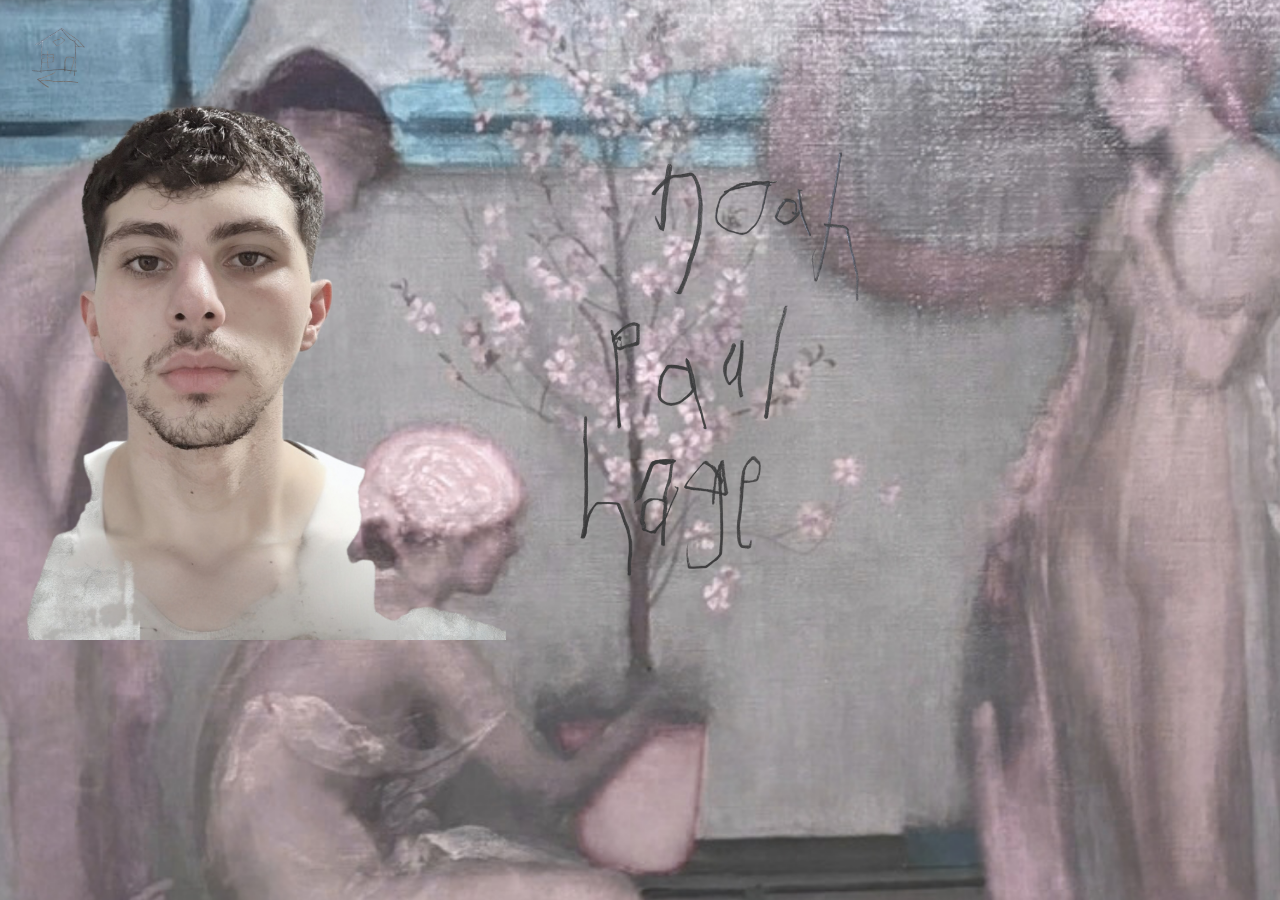
<file: aboutme/index.html>
<!doctype html>
<html lang="en">
  <head>
    <meta charset="UTF-8" />
    <meta name="viewport" content="width=device-width, initial-scale=1" />
    <meta name="description" content="About Noah Paul Hage." />
    <title>About — Noah Paul Hage</title>
    <link rel="icon" href="../favicon-bridgeig.png" type="image/png" sizes="512x512" />
    <link rel="shortcut icon" href="../favicon-bridgeig.png" type="image/png" />
    <link rel="apple-touch-icon" href="../favicon-bridgeig.png" />
    <link rel="stylesheet" href="about.css" />
  </head>
  <body>
    <main class="about-scene" aria-label="About Noah Paul Hage">
      <img class="about-scene__background" src="../images/about/about-me-background.png" alt="" aria-hidden="true" />

      <button class="about-portrait" type="button" aria-haspopup="dialog" aria-controls="about-card" aria-expanded="false">
        <img src="../images/about/noah-face.png" alt="Portrait of Noah Paul Hage with handwritten name" />
      </button>

      <a class="about-home" href="../" aria-label="Return to homepage" data-page-link>
        <img src="../images/return-home-button.png" alt="" />
      </a>

      <div class="about-card-layer" data-card-layer hidden>
        <section class="about-card" id="about-card" role="dialog" aria-modal="true" aria-labelledby="about-card-name" tabindex="-1">
          <button class="about-card__close" type="button" aria-label="Close about card">×</button>
          <div class="about-card__content" data-about-card></div>
        </section>
      </div>
    </main>
    <script src="about-data.js"></script>
    <script src="about.js"></script>
    <script src="../site-transition.js"></script>
  </body>
</html>
</file>
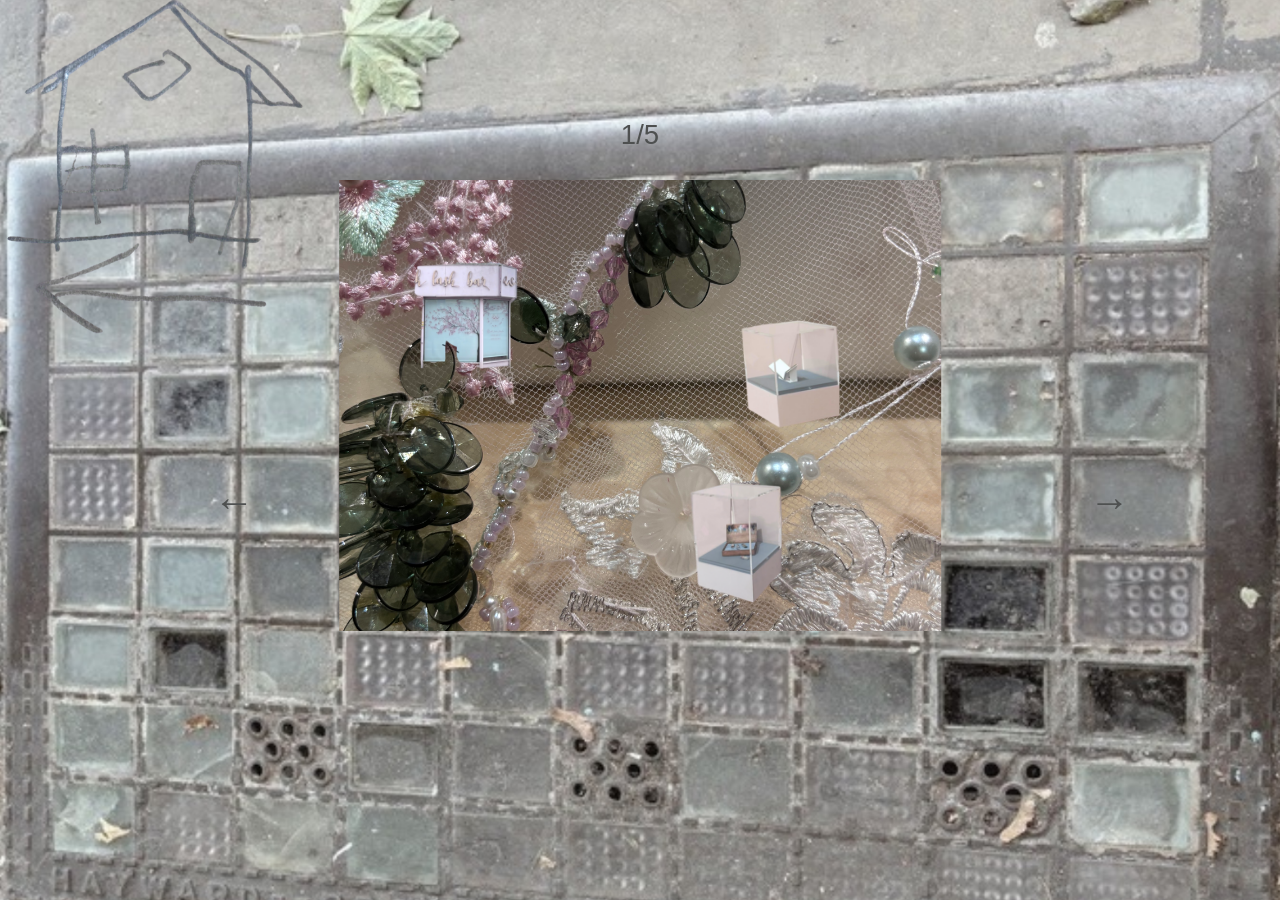
<file: embroidery/index.html>
<!doctype html>
<html lang="en">
  <head>
    <meta charset="UTF-8" />
    <meta name="viewport" content="width=device-width, initial-scale=1" />
    <meta name="description" content="Embroidery by Noah Paul Hage." />
    <title>Embroidery — Noah Paul Hage</title>
    <link rel="icon" href="../favicon-bridgeig.png" type="image/png" sizes="512x512" />
    <link rel="shortcut icon" href="../favicon-bridgeig.png" type="image/png" />
    <link rel="apple-touch-icon" href="../favicon-bridgeig.png" />
    <link rel="stylesheet" href="../art/art.css" />
    <link rel="stylesheet" href="embroidery.css" />
  </head>
  <body>
    <main class="art-page embroidery-page" aria-label="Embroidery archive">
      <a class="art-home embroidery-home" href="../" aria-label="Return to homepage" data-page-link>
        <img src="../images/return-home-button.png" alt="" />
      </a>
      <p class="art-counter" aria-live="polite"><span data-current>1</span>/<span data-total>5</span></p>
      <section class="artwork-stage" aria-label="Embroidery gallery">
        <img class="artwork-image" data-embroidery-image src="../images/embroidery/embroidery-01.jpeg" alt="Hand embroidery detail" />
        <div class="artwork-index" data-embroidery-index aria-label="Embroidery details"></div>
      </section>
      <button class="gallery-arrow gallery-arrow--previous" type="button" aria-label="Previous embroidery piece">←</button>
      <button class="gallery-arrow gallery-arrow--next" type="button" aria-label="Next embroidery piece">→</button>
      <aside class="index-card embroidery-card" data-embroidery-card hidden aria-live="polite" aria-label="Embroidery index card">
        <button class="index-card__close" type="button" aria-label="Close index card">×</button>
        <dl>
          <div><dt>Title</dt><dd data-card-title></dd></div>
          <div><dt>Detail</dt><dd data-card-detail></dd></div>
          <div><dt>Thread / material</dt><dd data-card-material></dd></div>
          <div><dt>Technique</dt><dd data-card-technique></dd></div>
          <div><dt>Placement</dt><dd data-card-placement></dd></div>
          <div class="embroidery-card__context"><dt>Context</dt><dd data-card-context></dd></div>
        </dl>
      </aside>
    </main>
    <script src="embroidery-data.js"></script>
    <script src="embroidery.js"></script>
    <script src="../site-transition.js"></script>
  </body>
</html>
</file>
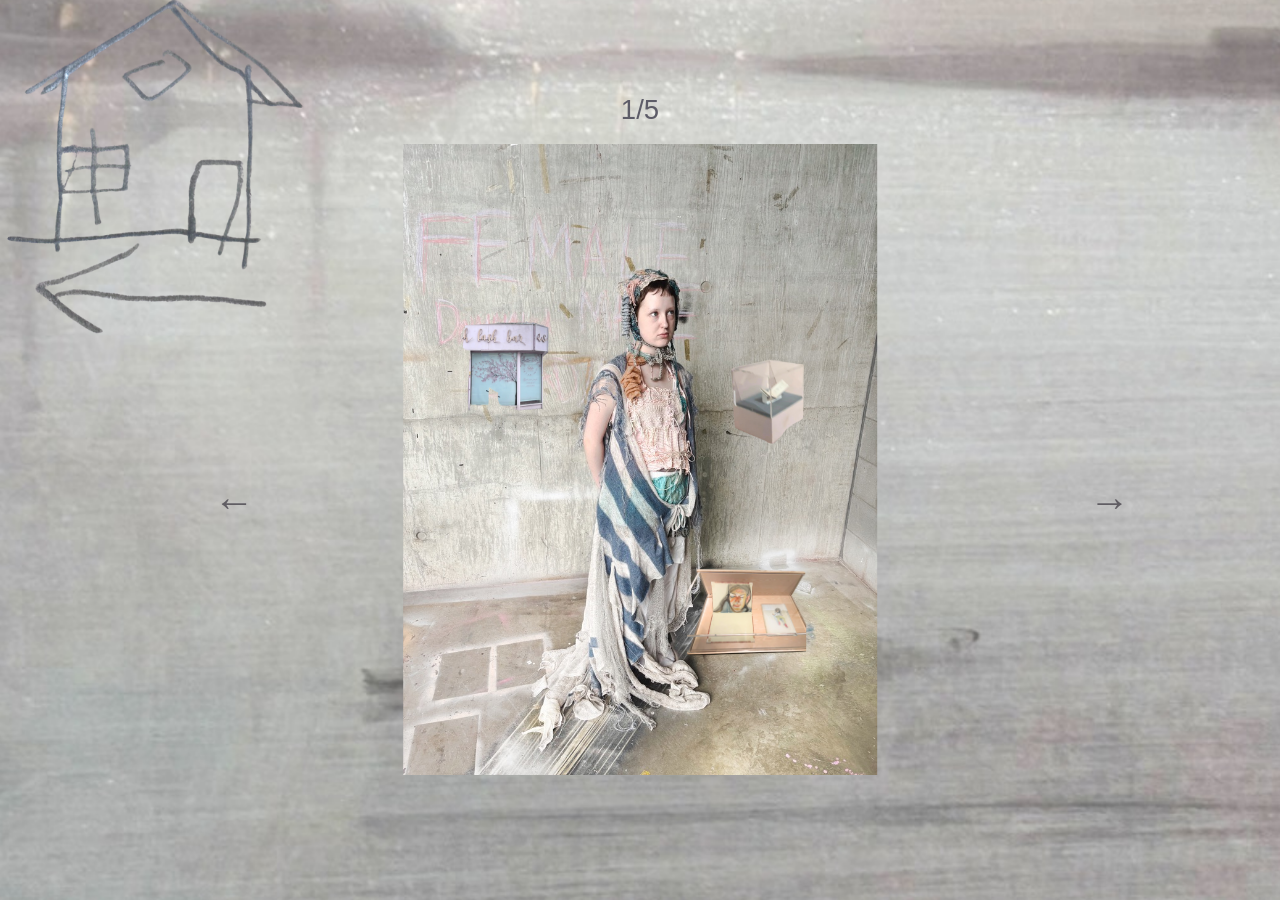
<file: looks/index.html>
<!doctype html>
<html lang="en">
  <head>
    <meta charset="UTF-8" />
    <meta name="viewport" content="width=device-width, initial-scale=1" />
    <meta name="description" content="Looks by Noah Paul Hage." />
    <title>Looks — Noah Paul Hage</title>
    <link rel="icon" href="../favicon-bridgeig.png" type="image/png" sizes="512x512" />
    <link rel="shortcut icon" href="../favicon-bridgeig.png" type="image/png" />
    <link rel="apple-touch-icon" href="../favicon-bridgeig.png" />
    <link rel="stylesheet" href="../art/art.css" />
    <link rel="stylesheet" href="looks.css" />
  </head>
  <body>
    <main class="art-page looks-page" aria-label="Looks archive">
      <a class="art-home looks-home" href="../" aria-label="Return to homepage" data-page-link>
        <img src="../images/return-home-button.png" alt="" />
      </a>
      <p class="art-counter" aria-live="polite"><span data-current>1</span>/<span data-total>5</span></p>
      <section class="artwork-stage" aria-label="Look gallery">
        <img class="artwork-image" data-look-image src="../images/looks/looks-01.jpeg" alt="Look one" />
        <div class="artwork-index" data-look-index aria-label="Look details"></div>
      </section>
      <button class="gallery-arrow gallery-arrow--previous" type="button" aria-label="Previous look">←</button>
      <button class="gallery-arrow gallery-arrow--next" type="button" aria-label="Next look">→</button>
      <aside class="index-card look-card" data-look-card hidden aria-live="polite" aria-label="Look index card">
        <button class="index-card__close" type="button" aria-label="Close index card">×</button>
        <dl>
          <div><dt>Title</dt><dd data-card-title></dd></div>
          <div><dt>Garment / detail</dt><dd data-card-garment></dd></div>
          <div><dt>Material</dt><dd data-card-material></dd></div>
          <div><dt>Construction</dt><dd data-card-construction></dd></div>
          <div><dt>Collection</dt><dd data-card-collection></dd></div>
          <div class="look-card__context"><dt>Context</dt><dd data-card-context></dd></div>
        </dl>
      </aside>
    </main>
    <script src="looks-data.js"></script>
    <script src="looks.js"></script>
    <script src="../site-transition.js"></script>
  </body>
</html>
</file>
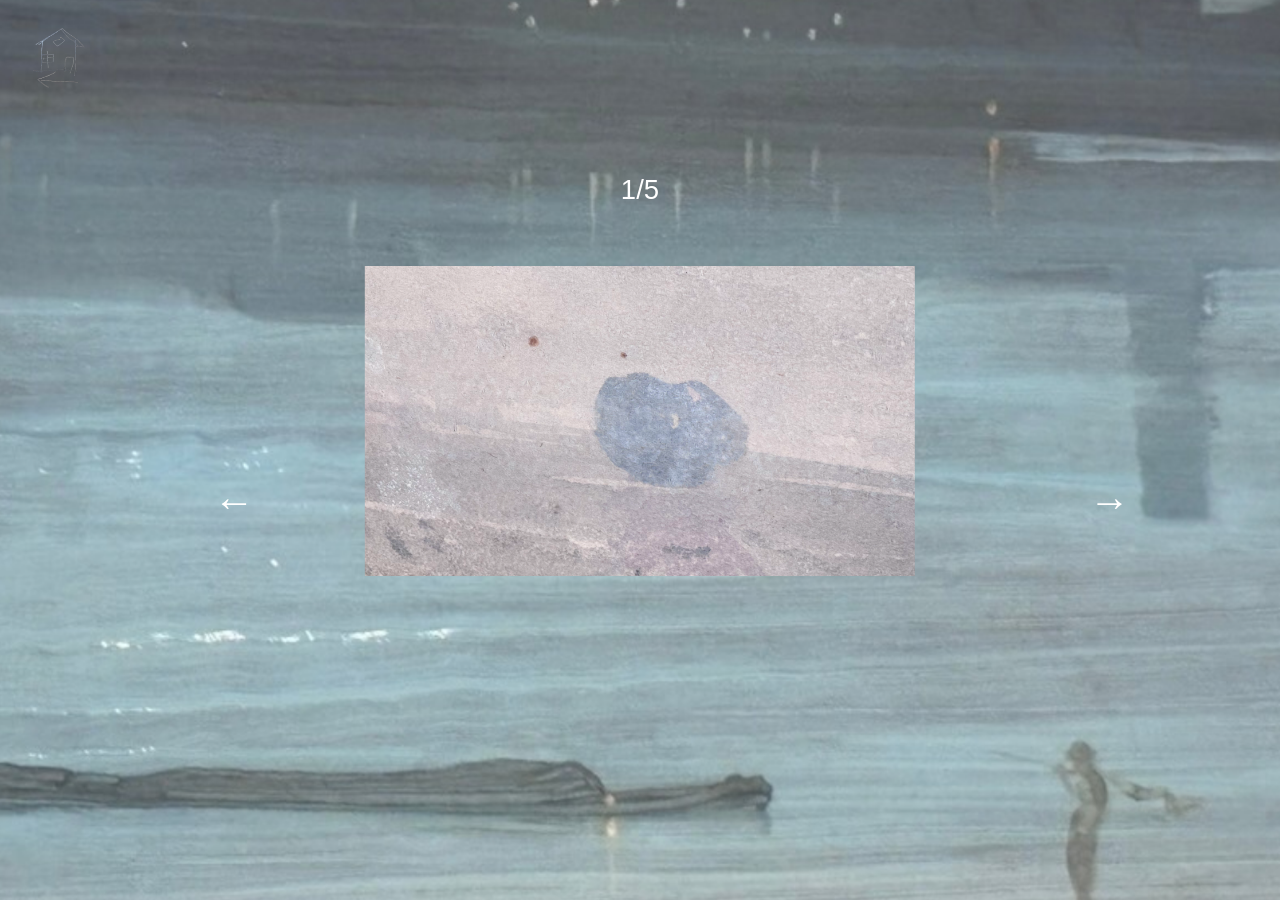
<file: photos/index.html>
<!doctype html>
<html lang="en">
  <head>
    <meta charset="UTF-8" />
    <meta name="viewport" content="width=device-width, initial-scale=1" />
    <meta name="description" content="Photographs by Noah Paul Hage." />
    <title>Photos — Noah Paul Hage</title>
    <link rel="icon" href="../favicon-bridgeig.png" type="image/png" sizes="512x512" />
    <link rel="shortcut icon" href="../favicon-bridgeig.png" type="image/png" />
    <link rel="apple-touch-icon" href="../favicon-bridgeig.png" />
    <link rel="stylesheet" href="photos.css" />
  </head>
  <body>
    <main class="photos-page" aria-label="Photo archive">
      <a class="photos-home" href="../" aria-label="Return to homepage" data-page-link>
        <img src="../images/return-home-button.png" alt="" />
      </a>

      <p class="photos-counter" aria-live="polite"><span data-current>1</span>/<span data-total>5</span></p>

      <section class="photo-stage" aria-label="Photograph gallery">
        <button class="photo-trigger" type="button" aria-label="Open photograph index card">
          <img data-photo-image src="../images/photos/photos-01.png" alt="Untitled photograph" />
        </button>
      </section>

      <button class="gallery-arrow gallery-arrow--previous" type="button" aria-label="Previous photograph">←</button>
      <button class="gallery-arrow gallery-arrow--next" type="button" aria-label="Next photograph">→</button>

      <aside class="photo-card" data-photo-card hidden aria-live="polite" aria-label="Photograph index card">
        <button class="photo-card__close" type="button" aria-label="Close index card">×</button>
        <dl>
          <div><dt>Title</dt><dd data-card-title></dd></div>
          <div><dt>Date</dt><dd data-card-date></dd></div>
          <div><dt>Location</dt><dd data-card-location></dd></div>
          <div><dt>Medium</dt><dd data-card-medium></dd></div>
          <div class="photo-card__context"><dt>Context</dt><dd data-card-context></dd></div>
        </dl>
      </aside>
    </main>
    <script src="photos-data.js"></script>
    <script src="photos.js"></script>
    <script src="../site-transition.js"></script>
  </body>
</html>
</file>
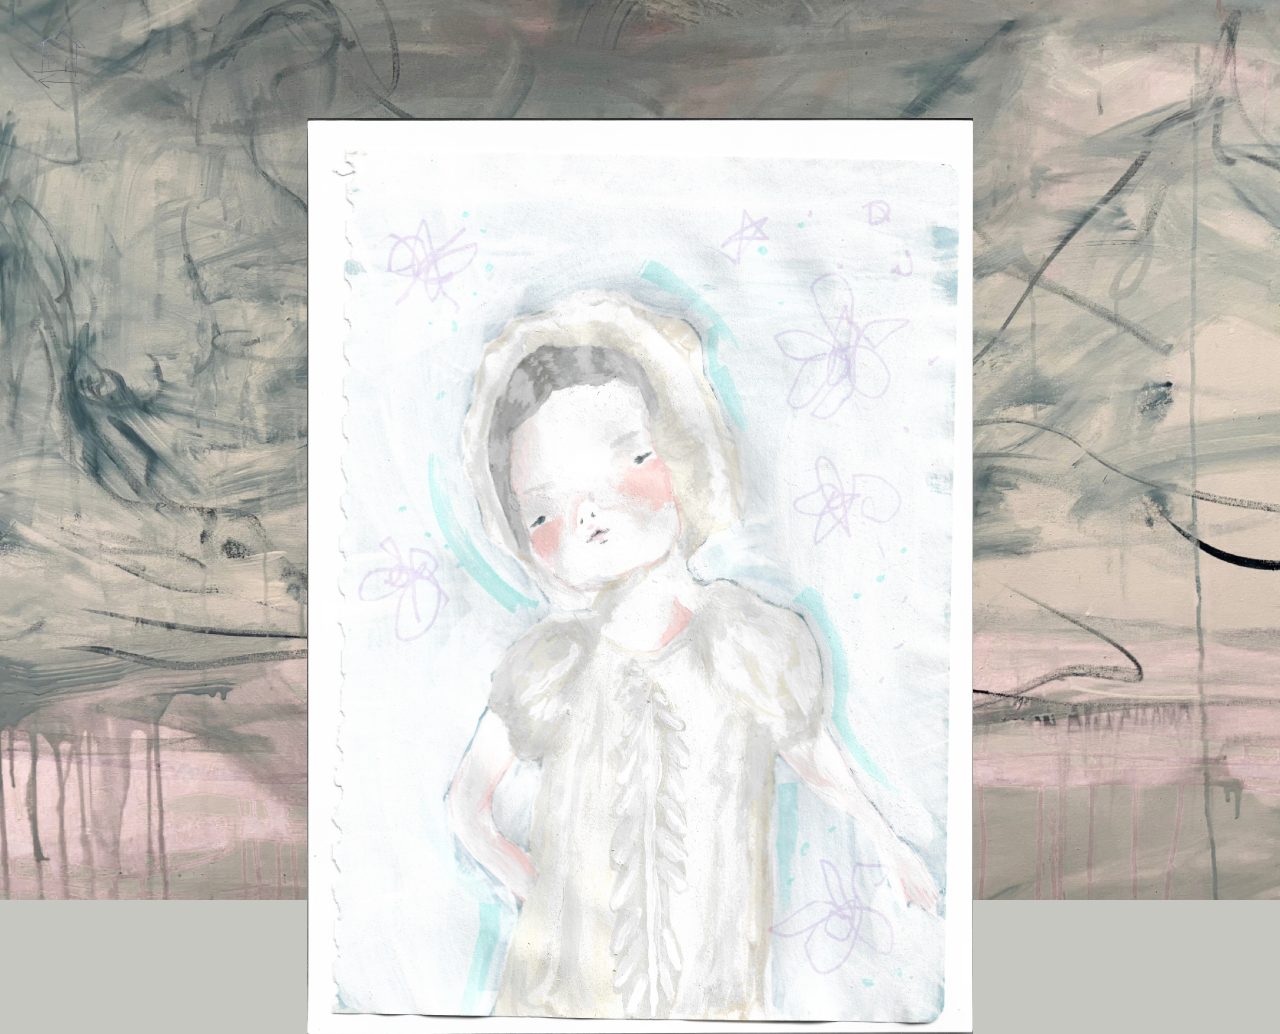
<file: touchme/index.html>
<!doctype html>
<html lang="en">
  <head>
    <meta charset="UTF-8" />
    <meta name="viewport" content="width=device-width, initial-scale=1" />
    <meta name="description" content="Touch Me — an interactive work by Noah Paul Hage." />
    <title>Touch Me — Noah Paul Hage</title>
    <link rel="icon" href="../favicon-bridgeig.png" type="image/png" sizes="512x512" />
    <link rel="stylesheet" href="touchme.css" />
  </head>
  <body class="touchme-page">
    <main class="touchme-experience" aria-label="Touch Me interactive artwork">
      <a class="touchme-home" href="../" aria-label="Return to homepage" data-page-link>
        <img src="../images/return-home-button.png" alt="" />
      </a>
      <button class="touchme-object" type="button" aria-label="Touch the current image" aria-live="polite">
        <img class="touchme-object__image" src="" alt="" />
      </button>
    </main>
    <script src="../site-transition.js"></script>
    <script src="touchme-data.js"></script>
    <script src="touchme.js"></script>
  </body>
</html>
</file>
<file: aboutme/about.css>
* { box-sizing: border-box; }

html, body { width: 100%; min-width: 320px; min-height: 100%; margin: 0; }

body { overflow: hidden; color: #3e3a3e; font-family: Georgia, "Times New Roman", serif; }

.about-scene {
  position: relative;
  min-height: 100svh;
  overflow: hidden;
  isolation: isolate;
  background: #b2b4b4;
  animation: about-page-in 560ms ease both;
  transition: opacity 420ms ease;
}

html.page-leaving .about-scene { opacity: 0; }

.about-scene__background {
  position: absolute;
  z-index: -2;
  inset: 0;
  display: block;
  width: 100%;
  height: 100%;
  object-fit: cover;
  object-position: center;
  pointer-events: none;
  user-select: none;
}

.about-scene::after {
  position: absolute;
  z-index: 2;
  inset: 0;
  content: "";
  pointer-events: none;
  background: rgba(53, 47, 50, 0);
  transition: background 180ms ease;
}

.about-scene.is-card-open::after { background: rgba(53, 47, 50, .15); }

.about-portrait {
  position: absolute;
  z-index: 1;
  top: clamp(.75rem, 5.5svh, 4rem);
  left: clamp(.5rem, 2vw, 2rem);
  display: block;
  width: min(82vw, 68rem);
  margin: 0;
  padding: 0;
  border: 0;
  background: transparent;
  cursor: pointer;
  transition: opacity 180ms ease, transform 220ms ease;
}

.about-portrait img { display: block; width: 100%; height: auto; }
.about-portrait:hover { opacity: .98; transform: scale(1.012); }
.about-portrait:focus-visible, .about-home:focus-visible, .about-card__close:focus-visible, .about-card__contact a:focus-visible { outline: 1px solid #413b42; outline-offset: 5px; }

.about-home {
  position: absolute;
  z-index: 3;
  top: 1.6rem;
  left: 1.6rem;
  display: block;
  width: clamp(3rem, 5vw, 4.5rem);
  transition: opacity 180ms ease, transform 180ms ease;
}

.about-home img { display: block; width: 100%; height: auto; }
.about-home:hover { opacity: .94; transform: scale(1.02); }

.about-card-layer {
  position: absolute;
  z-index: 4;
  inset: 0;
  display: grid;
  align-items: center;
  justify-items: end;
  padding: clamp(1rem, 7vw, 7rem);
  pointer-events: auto;
  opacity: 0;
  transition: opacity 180ms ease;
}

.about-card-layer[hidden] { display: none; }
.about-card-layer.is-open { opacity: 1; }

.about-card {
  position: relative;
  width: min(27rem, 88vw);
  max-height: min(76svh, 49rem);
  overflow: auto;
  padding: clamp(1.7rem, 3vw, 2.6rem);
  border: 1px solid rgba(86, 75, 72, .45);
  color: #4a4245;
  background-color: #f3eee3;
  background-image: radial-gradient(rgba(98, 83, 73, .09) .45px, transparent .8px), linear-gradient(110deg, rgba(255, 255, 255, .45), rgba(225, 215, 199, .14));
  background-size: 5px 5px, auto;
  box-shadow: 0 3px 20px rgba(48, 43, 45, .16);
  transform: translateY(.75rem);
  transition: transform 180ms ease;
}

.about-card-layer.is-open .about-card { transform: translateY(0); }
.about-card__content > header { margin: 0 0 1.5rem; padding: 0 1.25rem .9rem 0; border-bottom: 1px solid rgba(86, 75, 72, .42); }
.about-card h1 { margin: 0; font-size: clamp(1.55rem, 3vw, 2.15rem); font-weight: 400; letter-spacing: .015em; }
.about-card header p { margin: .35rem 0 0; color: #75646a; font-size: .78rem; font-style: italic; letter-spacing: .06em; }
.about-card section { margin: 1.1rem 0 0; }
.about-card h2 { margin: 0 0 .28rem; color: #78666c; font-size: .7rem; font-weight: 400; letter-spacing: .13em; text-transform: uppercase; }
.about-card section p { margin: 0; font-size: .93rem; line-height: 1.5; }
.about-card__meta { margin: .8rem 0 0; font-size: .82rem; line-height: 1.4; }
.about-card__meta span { display: inline-block; min-width: 5.8rem; color: #78666c; font-size: .65rem; letter-spacing: .11em; text-transform: uppercase; }
.about-card__close { position: absolute; top: .75rem; right: .8rem; padding: .15rem; border: 0; color: #62565a; background: transparent; font: 1.3rem/1 Arial, sans-serif; cursor: pointer; }
.about-card__contact { display: flex; flex-wrap: wrap; gap: .45rem 1rem; margin-top: 1.3rem; padding-top: .9rem; border-top: 1px solid rgba(86, 75, 72, .35); }
.about-card__contact a { color: #5a4b51; font-size: .78rem; font-style: italic; text-decoration-color: rgba(90, 75, 81, .55); text-underline-offset: .18rem; }

@keyframes about-page-in { from { opacity: 0; } to { opacity: 1; } }

@media (max-aspect-ratio: 4 / 5) {
  .about-scene__background { object-position: 46% center; }
  .about-portrait { top: clamp(2rem, 8svh, 4rem); left: -1.25rem; width: 145vw; }
  .about-home { top: 1rem; left: 1rem; width: 3.5rem; }
  .about-card-layer { align-items: end; justify-items: center; padding: 1rem 6vw 5svh; }
  .about-card { width: 100%; max-height: 67svh; }
}

@media (prefers-reduced-motion: reduce) {
  .about-scene, .about-scene::after, .about-portrait, .about-card-layer, .about-card, .about-home { animation: none; transition: none; }
}
</file>
<file: art/art.css>
* { box-sizing: border-box; }

html, body { width: 100%; min-width: 320px; min-height: 100%; margin: 0; }

body { overflow: hidden; color: #606070; font-family: Arial, Helvetica, sans-serif; }

.art-page {
  position: relative;
  min-height: 100svh;
  overflow: hidden;
  background: #ded6d2 url("../images/art/paper-background.png") center / 500px 180px repeat;
  animation: page-in 560ms ease both;
  transition: opacity 420ms ease;
}

html.page-leaving .art-page { opacity: 0; }

.art-home {
  position: absolute;
  z-index: 3;
  top: -1.3%;
  left: -2.1%;
  display: block;
  width: 35.5%;
  transition: opacity 180ms ease, transform 180ms ease;
}

.art-home img { display: block; width: 100%; height: auto; }
.art-home:hover { opacity: .94; transform: scale(1.02); }
.art-home:focus-visible, .gallery-arrow:focus-visible, .artwork-index__item:focus-visible, .index-card__close:focus-visible { outline: 1px solid #5d5b68; outline-offset: 4px; }

.art-counter {
  position: absolute;
  z-index: 2;
  top: 18.8%;
  left: 50%;
  margin: 0;
  color: #5d5c68;
  font-size: clamp(1.35rem, 2.15vw, 2.05rem);
  font-weight: 400;
  transform: translateX(-50%);
}

.artwork-stage {
  position: absolute;
  top: 26.2%;
  left: 50%;
  width: min(57%, 70rem);
  aspect-ratio: 1663 / 946;
  transform: translateX(-50%);
}

.artwork-image { display: block; width: 100%; height: 100%; object-fit: cover; }
.artwork-index { position: absolute; inset: 0; }

.artwork-index__item {
  position: absolute;
  display: block;
  padding: 0;
  border: 0;
  background: transparent;
  cursor: pointer;
  transition: opacity 180ms ease, transform 180ms ease;
}

.artwork-index__item img { display: block; width: 100%; height: auto; }
.artwork-index__item:hover { opacity: .94; transform: scale(1.02); }

.gallery-arrow {
  position: absolute;
  z-index: 2;
  top: 53.5%;
  padding: 0;
  border: 0;
  color: #616170;
  background: transparent;
  font: 400 clamp(2rem, 3.2vw, 3rem)/1 Arial, Helvetica, sans-serif;
  cursor: pointer;
  transition: opacity 180ms ease, transform 180ms ease;
}

.gallery-arrow:hover { opacity: .75; transform: scale(1.05); }
.gallery-arrow--previous { left: 16.7%; }
.gallery-arrow--next { right: 11.7%; }

.index-card {
  position: absolute;
  z-index: 5;
  top: 50%;
  left: 50%;
  width: min(18rem, 72vw);
  padding: 1.2rem;
  color: #5f5d69;
  background: rgba(246, 241, 235, .94);
  box-shadow: 0 1px 10px rgba(79, 71, 77, .12);
  transform: translate(-50%, -50%);
}

.index-card[hidden] { display: none; }
.index-card img { display: block; width: 100%; max-height: 15rem; object-fit: contain; }
.index-card p { margin: .65rem 0 0; font-size: .8rem; }
.index-card__close { position: absolute; top: .35rem; right: .5rem; padding: 0; border: 0; background: transparent; color: inherit; font: 1.4rem/1 Arial, sans-serif; cursor: pointer; }

@keyframes page-in { from { opacity: 0; } to { opacity: 1; } }

@media (max-aspect-ratio: 4 / 5) {
  .art-home { top: 1%; left: -5%; width: 38%; }
  .art-counter { top: 21%; }
  .artwork-stage { top: 31%; width: 82%; }
  .gallery-arrow { top: 60%; }
  .gallery-arrow--previous { left: 4%; }
  .gallery-arrow--next { right: 4%; }
}

@media (prefers-reduced-motion: reduce) {
  .art-page, .art-home, .artwork-index__item, .gallery-arrow { animation: none; transition: none; }
}
</file>
<file: embroidery/embroidery.css>
.embroidery-page { background: #999995 url("../images/embroidery/embroidery-background.png") center / cover no-repeat; }
.embroidery-page .artwork-stage { top: 20%; width: min(47%, 58rem); aspect-ratio: 4 / 3; }
.embroidery-page .artwork-image { object-fit: cover; }
.embroidery-page .art-counter { top: 13.2%; color: #4e5050; }
.embroidery-page .gallery-arrow { color: #4e5050; }
.embroidery-home { top: -1.3%; left: -2.1%; width: 28%; }
.embroidery-card { width: min(24rem, 76vw); padding: 1.35rem 1.5rem; }
.embroidery-card dl { margin: 0; }
.embroidery-card dl > div { display: grid; grid-template-columns: 7rem 1fr; gap: .6rem; margin: .28rem 0; font-size: .78rem; line-height: 1.45; }
.embroidery-card dt { color: #989199; font-weight: 400; }
.embroidery-card dd { margin: 0; }
.embroidery-card__context { display: block !important; margin-top: 1rem !important; }
.embroidery-card__context dd { margin-top: .25rem; }
@media (max-aspect-ratio: 4 / 5) {
  .embroidery-home { top: 1%; left: -4%; width: 35%; }
  .embroidery-page .art-counter { top: 17%; }
  .embroidery-page .artwork-stage { top: 24%; width: 82%; }
  .embroidery-page .gallery-arrow { top: 58%; }
}
</file>
<file: looks/looks.css>
.looks-page { background: #d5d5d0 url("../images/looks/looks-background.png") center / cover no-repeat; }
.looks-page .artwork-stage { top: 16%; width: min(37%, 30rem); aspect-ratio: 3 / 4; }
.looks-page .artwork-image { object-fit: cover; }
.looks-page .art-counter { top: 10.4%; }
.looks-page .gallery-arrow { color: #605d63; }
.looks-home { top: -1.3%; left: -2.1%; width: 28%; }
.look-card { width: min(24rem, 76vw); padding: 1.35rem 1.5rem; }
.look-card dl { margin: 0; }
.look-card dl > div { display: grid; grid-template-columns: 6.4rem 1fr; gap: .6rem; margin: .28rem 0; font-size: .78rem; line-height: 1.45; }
.look-card dt { color: #989199; font-weight: 400; }
.look-card dd { margin: 0; }
.look-card__context { display: block !important; margin-top: 1rem !important; }
.look-card__context dd { margin-top: .25rem; }
@media (max-aspect-ratio: 4 / 5) {
  .looks-home { top: 1%; left: -4%; width: 35%; }
  .looks-page .art-counter { top: 16%; }
  .looks-page .artwork-stage { top: 22%; width: min(67%, 25rem); }
  .looks-page .gallery-arrow { top: 57%; }
}
</file>
<file: photos/photos.css>
* { box-sizing: border-box; }
html, body { width: 100%; min-width: 320px; min-height: 100%; margin: 0; }
body { overflow: hidden; color: #fff; font-family: Arial, Helvetica, sans-serif; }

.photos-page {
  position: relative;
  min-height: 100svh;
  overflow: hidden;
  background: #6f8185 url("../images/photos/photos-background.png") center / cover no-repeat;
  animation: page-in 560ms ease both;
  transition: opacity 420ms ease;
}
html.page-leaving .photos-page { opacity: 0; }

.photos-home { position: absolute; z-index: 3; top: 1.6rem; left: 1.6rem; display: block; width: clamp(3rem, 5vw, 4.5rem); overflow: hidden; transition: opacity 180ms ease, transform 180ms ease; }
.photos-home img { display: block; width: 100%; height: auto; }
.photos-home:hover { opacity: .94; transform: scale(1.02); }
.photos-home:focus-visible, .gallery-arrow:focus-visible, .photo-trigger:focus-visible, .photo-card__close:focus-visible { outline: 1px solid rgba(255,255,255,.95); outline-offset: 4px; }

.photos-counter { position: absolute; z-index: 2; top: 19.3%; left: 50%; margin: 0; font-size: clamp(1.35rem, 2.15vw, 2.05rem); font-weight: 400; transform: translateX(-50%); }
.photo-stage { position: absolute; top: 29.6%; left: 50%; width: min(43%, 54rem); aspect-ratio: 16 / 9; transform: translateX(-50%); }
.photo-trigger { display:block; width:100%; height:100%; padding:0; border:0; background:transparent; cursor:pointer; transition:opacity 380ms ease; }
.photo-trigger:hover { opacity:.94; }
.photo-trigger img { display:block; width:100%; height:100%; object-fit:contain; }

.gallery-arrow { position:absolute; z-index:2; top:53.5%; padding:0; border:0; color:#fff; background:transparent; font:400 clamp(2rem,3.2vw,3rem)/1 Arial,Helvetica,sans-serif; cursor:pointer; transition:opacity 180ms ease,transform 180ms ease; }
.gallery-arrow:hover { opacity:.72; transform:scale(1.05); }
.gallery-arrow--previous { left:16.7%; }
.gallery-arrow--next { right:11.7%; }

.photo-card { position:absolute; z-index:5; top:50%; left:50%; width:min(23rem,76vw); padding:1.35rem 1.5rem; color:#747078; background:rgba(245,240,232,.95); box-shadow:0 1px 10px rgba(28,39,42,.13); transform:translate(-50%,-50%); animation:card-in 340ms ease both; }
.photo-card[hidden] { display:none; }
.photo-card dl { margin:0; }
.photo-card dl > div { display:grid; grid-template-columns:5.3rem 1fr; gap:.6rem; margin:.25rem 0; font-size:.78rem; line-height:1.45; }
.photo-card dt { color:#989199; font-weight:400; }
.photo-card dd { margin:0; }
.photo-card__context { display:block !important; margin-top:1rem !important; }
.photo-card__context dd { margin-top:.25rem; }
.photo-card__close { position:absolute; top:.38rem; right:.52rem; padding:0; border:0; color:inherit; background:transparent; font:1.35rem/1 Arial,sans-serif; cursor:pointer; }

@keyframes page-in { from { opacity:0; } to { opacity:1; } }
@keyframes card-in { from { opacity:0; } to { opacity:1; } }

@media (max-aspect-ratio:4 / 5) {
  .photos-home { top:1rem; left:1rem; width:3.5rem; }
  .photos-counter { top:22%; }
  .photo-stage { top:32%; width:78%; }
  .gallery-arrow { top:59%; }
  .gallery-arrow--previous { left:4%; }
  .gallery-arrow--next { right:4%; }
}
@media (prefers-reduced-motion:reduce) { .photos-page,.photos-home,.photo-trigger,.gallery-arrow,.photo-card { animation:none; transition:none; } }
</file>
<file: touchme/touchme.css>
* { box-sizing: border-box; }

html, body { width: 100%; min-width: 320px; min-height: 100%; margin: 0; }

body {
  overflow: hidden;
  background: #c6c7c0 url("../images/touchme/touch-me-scrollpage-background.png") center / cover no-repeat;
}

.touchme-experience {
  position: relative;
  display: grid;
  width: 100vw;
  height: 100svh;
  min-height: 28rem;
  place-items: center;
  isolation: isolate;
  opacity: 0;
  transition: opacity 420ms ease;
}

html.touchme-ready .touchme-experience { opacity: 1; }
html.page-leaving .touchme-experience { opacity: 0; }

.touchme-home {
  position: absolute;
  z-index: 2;
  top: clamp(1rem, 2.5vw, 1.7rem);
  left: clamp(1rem, 2.5vw, 1.7rem);
  display: block;
  width: clamp(3rem, 5vw, 4.5rem);
  transition: opacity 180ms ease, transform 180ms ease;
}

.touchme-home img { display: block; width: 100%; height: auto; }
.touchme-home:hover { opacity: .94; transform: scale(1.02); }
.touchme-home:focus-visible, .touchme-object:focus-visible { outline: 1px solid rgba(31, 57, 69, .9); outline-offset: .6rem; }

.touchme-object {
  position: relative;
  z-index: 1;
  display: grid;
  width: min(72vw, 74svh, 67rem);
  height: min(78svh, 49rem);
  margin: 2.4rem 1rem 0;
  padding: 0;
  place-items: center;
  border: 0;
  background: transparent;
  cursor: pointer;
  -webkit-tap-highlight-color: transparent;
}

.touchme-object__image {
  display: block;
  max-width: 100%;
  max-height: 100%;
  width: auto;
  height: auto;
  object-fit: contain;
  user-select: none;
  transition: opacity 280ms ease, transform 280ms ease;
}

.touchme-object:hover .touchme-object__image { opacity: .94; transform: translateY(-2px) scale(1.008) rotate(.12deg); }
.touchme-object.is-changing .touchme-object__image { opacity: 0; transform: translateY(4px) scale(.987) rotate(-.18deg); }

@media (max-aspect-ratio: 4 / 5) {
  .touchme-object { width: min(92vw, 72svh); height: min(72svh, 43rem); margin-top: 2rem; }
  .touchme-home { width: clamp(2.8rem, 11vw, 3.6rem); }
}

@media (prefers-reduced-motion: reduce) {
  .touchme-experience, .touchme-home, .touchme-object__image { transition: opacity 150ms ease; }
  .touchme-object:hover .touchme-object__image, .touchme-object.is-changing .touchme-object__image { transform: none; }
}
</file>
